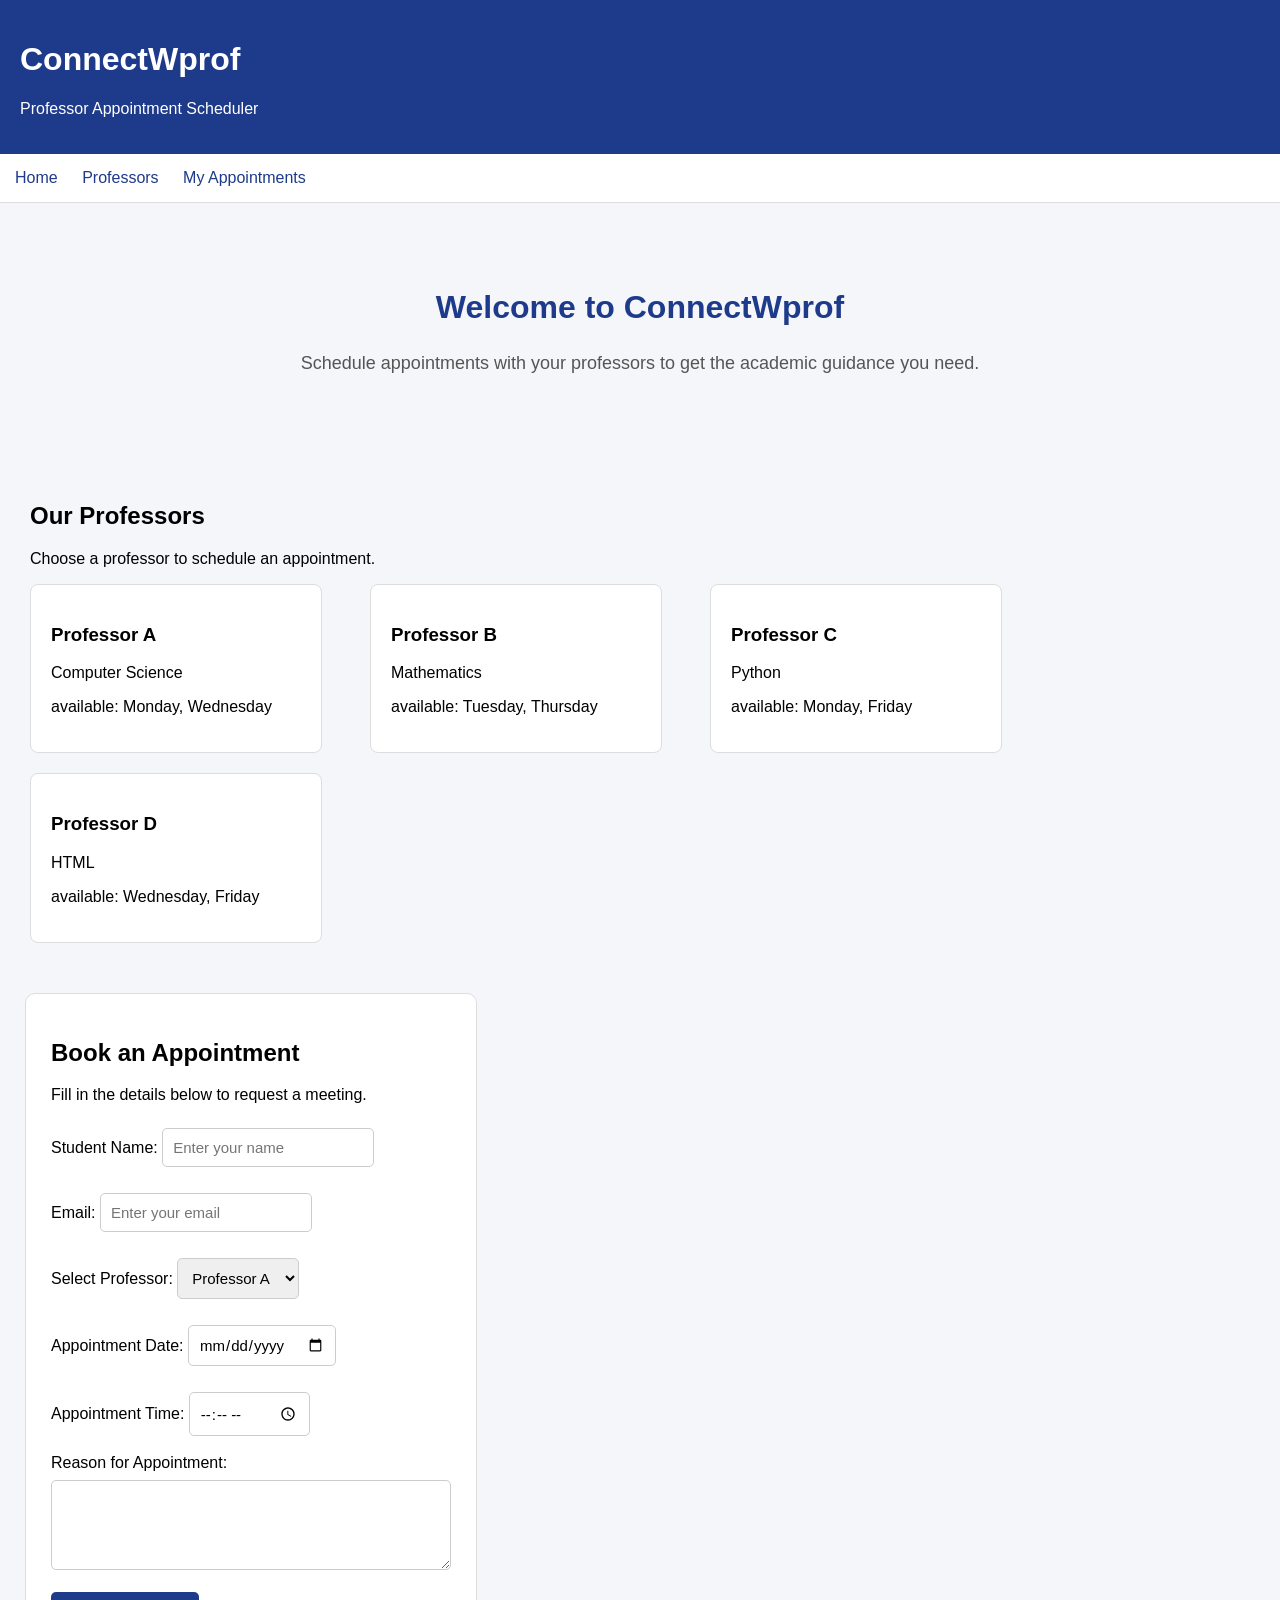
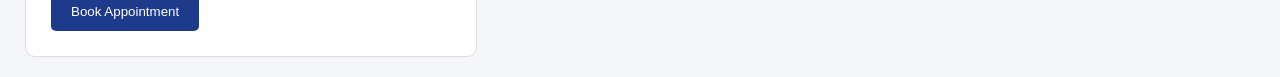
<file: index.html>
<!DOCTYPE html>
<html lang="en">
<head>
    <meta charset="UTF-8">
    <title>ConnectWprof</title>
    <link rel="stylesheet" href="style.css">
</head>
<body>

    <header>
        <h1>ConnectWprof</h1>
        <p>Professor Appointment Scheduler</p>
    </header>

    <nav>
        <a href="#">Home</a>
        <a href="professor.html">Professors</a>
        <a href="#">My Appointments</a>
    </nav>
    <main>
    <section class="welcome">
        <h2>Welcome to ConnectWprof</h2>
        <p>
            Schedule appointments with your professors
            to get the academic guidance you need.
        </p>
    </section>
    <section id="professors">
    <h2>Our Professors</h2>
    <p>Choose a professor to schedule an appointment.</p>

    <div class="professor-container">

        <div class="professor-card">
            <h3>Professor A</h3>
            <p>Computer Science</p>
            <p>available: Monday, Wednesday</p>
            
        </div>

        <div class="professor-card">
            <h3>Professor B</h3>
            <p>Mathematics</p>
            <p>available: Tuesday, Thursday</p>
            
        </div>
        <div class="professor-card">
            <h3>Professor C</h3>
            <p>Python</p>
            <p>available: Monday, Friday</p>

    </div>
    <div class="professor-card">
        <h3>Professor D</h3>
        <p>HTML</p>
        <p>available: Wednesday, Friday</p>
</section>
<section id="booking">
    <h2>Book an Appointment</h2>
    <p>Fill in the details below to request a meeting.</p>


<form>

    <label for="studentName">Student Name:</label>
    <input type="text" id="studentName" placeholder="Enter your name">

    <br><br>

    <label for="studentEmail">Email:</label>
    <input type="email" id="studentEmail" placeholder="Enter your email">

    <br><br>

    <label for="professor">Select Professor:</label>
    <select id="professor">
        <option>Professor A</option>
        <option>Professor B</option>
        <option>Professor C</option>
        <option>Professor D</option>
        <option>Professor E</option>
        <option>Professor F</option>
    </select>

    <br><br>

    <label for="appointmentDate">Appointment Date:</label>
    <input type="date" id="appointmentDate">

    <br><br>

    <label for="appointmentTime">Appointment Time:</label>
    <input type="time" id="appointmentTime">

    <br><br>

    <label for="reason">Reason for Appointment:</label>
    <br>
    <textarea id="reason" rows="4" cols="30"
        placeholder=""></textarea>

    <br><br>

    <button type="submit">Book Appointment</button>

</form>

</section>
</section>
</main>
</body>
</html>
</file>
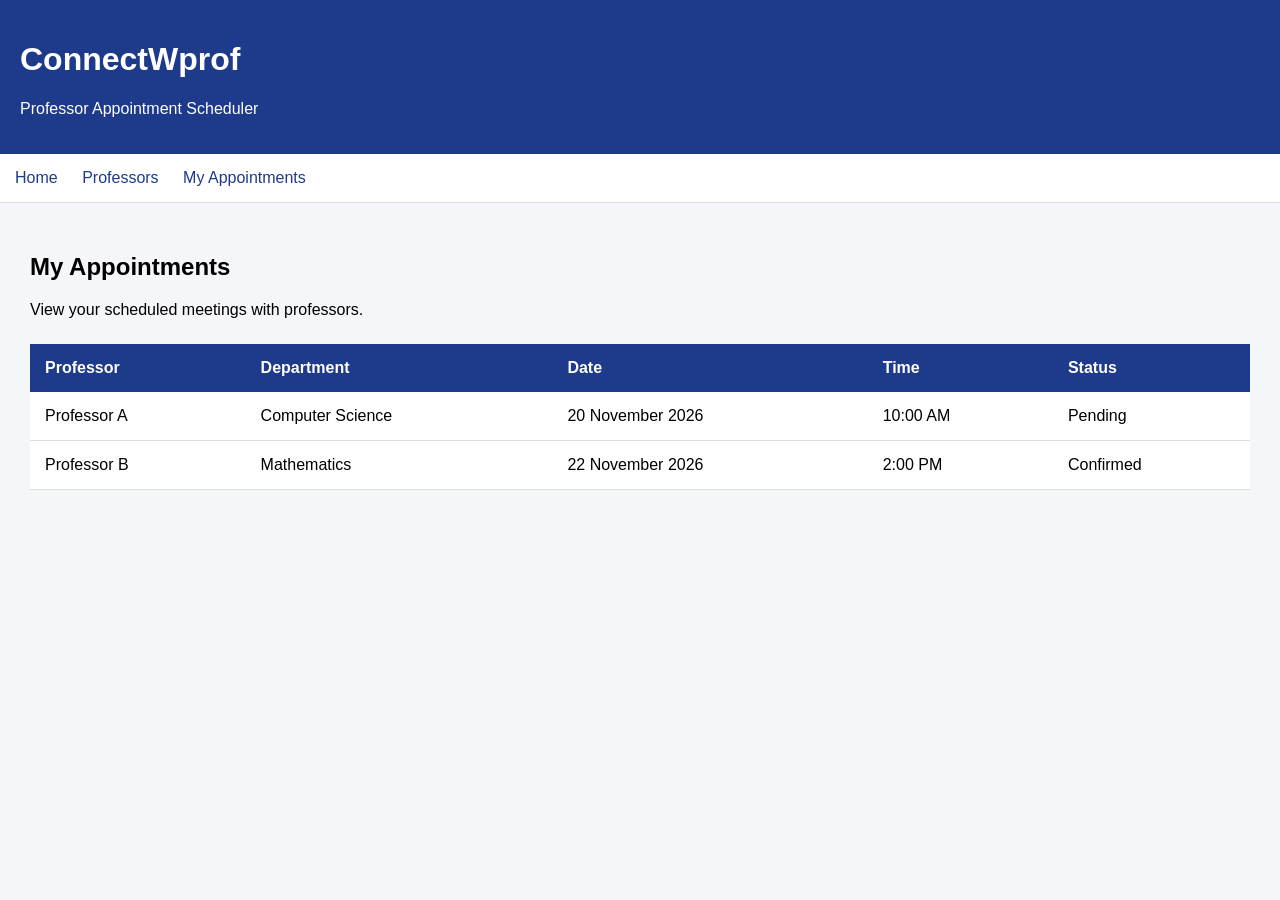
<file: myappointments.html>
<!DOCTYPE html>
<html lang="en">

<head>
    <meta charset="UTF-8">
    <meta name="viewport" content="width=device-width, initial-scale=1.0">
    <title>ConnectWprof - My Appointments</title>
    <link rel="stylesheet" href="style.css">
</head>
<body>

    <header>
        <h1>ConnectWprof</h1>
        <p>Professor Appointment Scheduler</p>
    </header>
    <nav>
        <a href="index.html">Home</a>
        <a href="professors.html">Professors</a>
        <a href="myappointments.html">My Appointments</a>
    </nav>
    <main id="appointments">

        <h2>My Appointments</h2>
        <p>View your scheduled meetings with professors.</p>

        <table>

            <tr>
                <th>Professor</th>
                <th>Department</th>
            <th>Date</th>
            <th>Time</th>
            <th>Status</th>
            </tr>
            <tr>
                <td>Professor A</td>
            <td>Computer Science</td>
            <td>20 November 2026</td>
            <td>10:00 AM</td>
            <td>Pending</td>
            </tr>
 <tr>
            <td>Professor B</td>
            <td>Mathematics</td>
            <td>22 November 2026</td>
            <td>2:00 PM</td>
         <td>Confirmed</td>
      </tr>

        </table>

    </main>

</body>
</html>
</file>
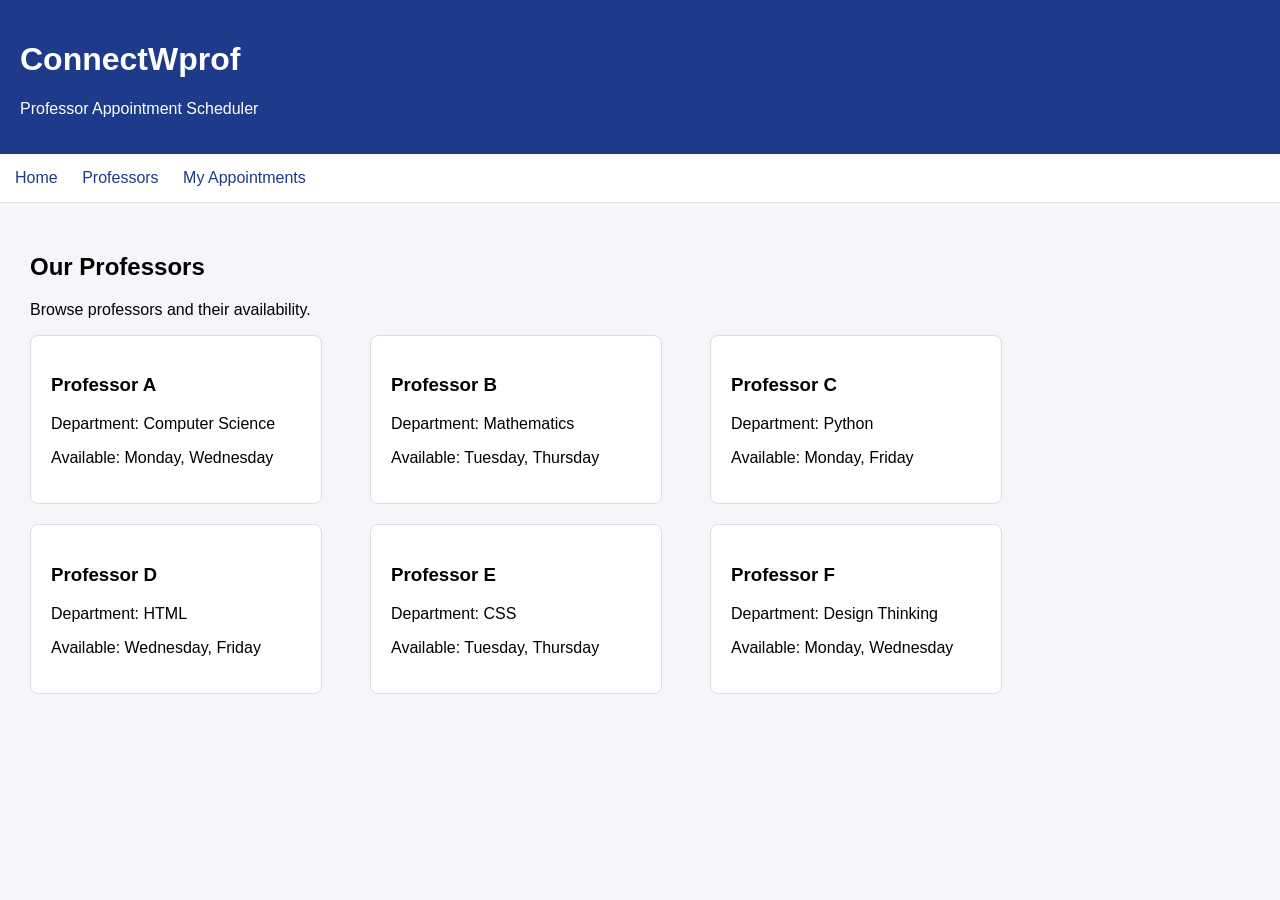
<file: professor.html>
<!DOCTYPE html>
<html lang="en">

<head>
    <meta charset="UTF-8">
    <meta name="viewport" content="width=device-width, initial-scale=1.0">
    <title>ConnectWprof - Professors</title>
    <link rel="stylesheet" href="style.css">
</head>

<body>

    <header>
    <h1>ConnectWprof</h1>
    <p>Professor Appointment Scheduler</p>
    </header>

    <nav>
    <a href="index.html">Home</a>
    <a href="professors.html">Professors</a>
    <a href="myappointments.html">My Appointments</a>
    </nav>

    <main>

    <section id="professors">
         <h2>Our Professors</h2>
         <p>Browse professors and their availability.</p>
            <div class="professor-container">
                <div class="professor-card">
                    <h3>Professor A</h3>
                    <p>Department: Computer Science</p>
                    <p>Available: Monday, Wednesday</p>
                </div>
                <div class="professor-card">
                    <h3>Professor B</h3>
                    <p>Department: Mathematics</p>
                    <p>Available: Tuesday, Thursday</p>
                </div>
                <div class="professor-card">
                    <h3>Professor C</h3>
                    <p>Department: Python</p>
                    <p>Available: Monday, Friday</p>
                </div>
                <div class="professor-card">
                    <h3>Professor D</h3>
                    <p>Department: HTML</p>
                    <p>Available: Wednesday, Friday</p>
                </div>
                <div class="professor-card">
                    <h3>Professor E</h3>
                    <p>Department: CSS</p>
                    <p>Available: Tuesday, Thursday</p>
                </div>
            <div class="professor-card">
                <h3>Professor F</h3>
                <p>Department: Design Thinking</p>
                <p>Available: Monday, Wednesday</p>
</div>
        

 </section>
 </main>
</body>
</html>
</file>
<file: style.css>
body {
    font-family: Arial, sans-serif;
    background-color: #f4f6f9;
}
header {
    background-color: #1e3a8a;
    color: white;
    padding: 20px;
}
nav a {
    color: #1e3a8a;
    margin-right: 15px;
}
nav {
    background-color: white;
    padding: 15px;
    border-bottom: 1px solid #ddd;
}

nav a {
    text-decoration: none;
    color: #1e3a8a;
    margin-right: 20px;
}
body {
    margin: 0;
    font-family: Arial, sans-serif;
    background-color: #f4f6f9;
}

.welcome {
    padding: 50px;
    text-align: center;
}

.welcome h2 {
    font-size: 32px;
    color: #1e3a8a;
}

.welcome p {
    color: #555;
    font-size: 18px;
}
.welcome {
    padding: 60px 20px;
    text-align: center;
}
#professors {
    padding: 30px;
}

.professor-card {
    background-color: white;
    padding: 20px;
    width: 250px;
    border: 1px solid #ddd;
    border-radius: 8px;
}
.professor-container {
    display: grid;
    grid-template-columns: repeat(auto-fit, minmax(280px, 320px));
    gap: 20px;
}

#booking {
    background-color: white;
    width: 400px;
    padding: 25px;
    margin: 20px 20px 20px 25px;
    border-radius: 10px;
    border: 1px solid #ddd;
}

#booking input,
#booking select,
#booking textarea {
    padding: 10px;
    margin-top: 8px;
    border: 1px solid #ccc;
    border-radius: 5px;
    font-family: Arial, sans-serif;
    font-size: 15px;
}

#booking textarea {
    width: 100%;
    box-sizing: border-box;
    resize: vertical;
}
#booking button {
    background-color: #1e3a8a;
    color: white;
    padding: 12px 20px;
    border: none;
    border-radius: 5px;
    cursor: pointer;
}

#appointments {
    padding: 30px;
}

#appointments table {
    width: 100%;
    border-collapse: collapse;
    background-color: white;
    margin-top: 25px;
}

#appointments th {
    background-color: #1e3a8a;
    color: white;
    padding: 15px;
    text-align: left;
}

#appointments td {
    padding: 15px;
    border-bottom: 1px solid #ddd;
}

#appointments tr:hover {
    background-color: #e8eef9;
}
</file>
